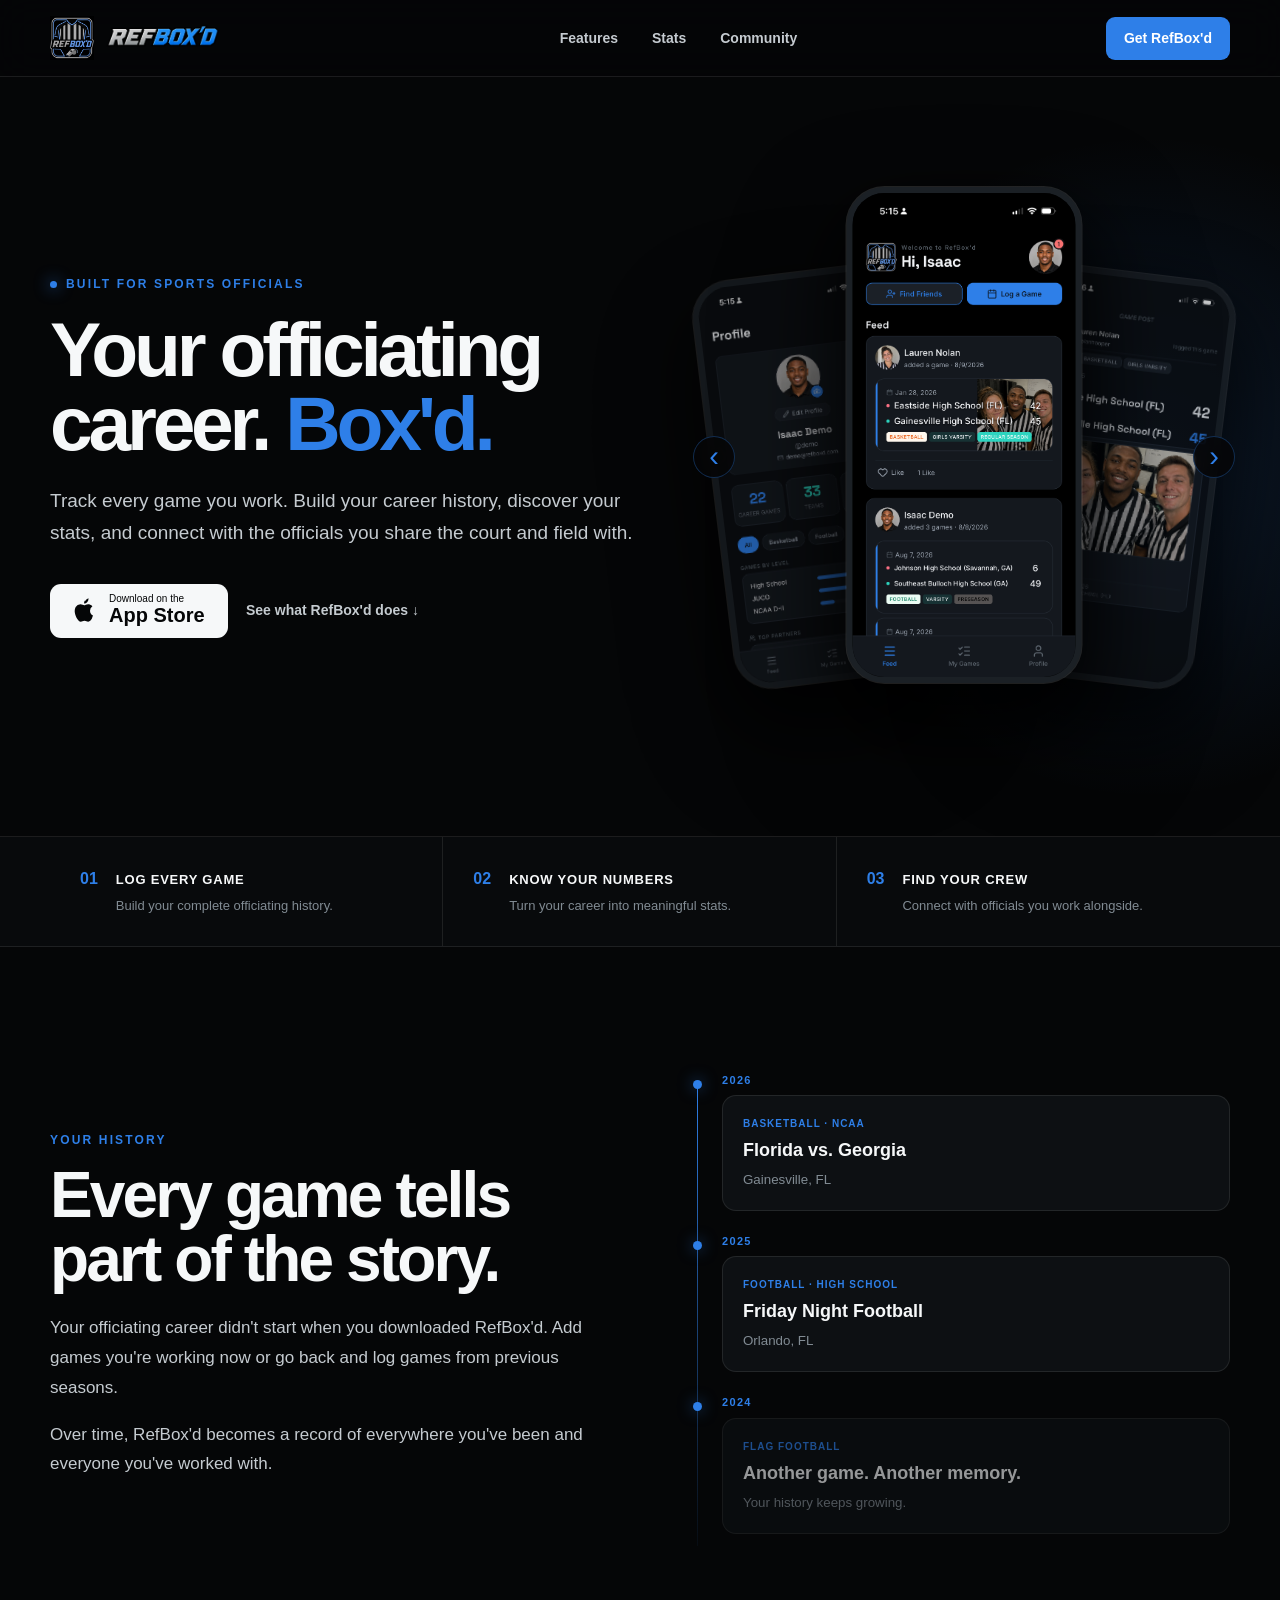
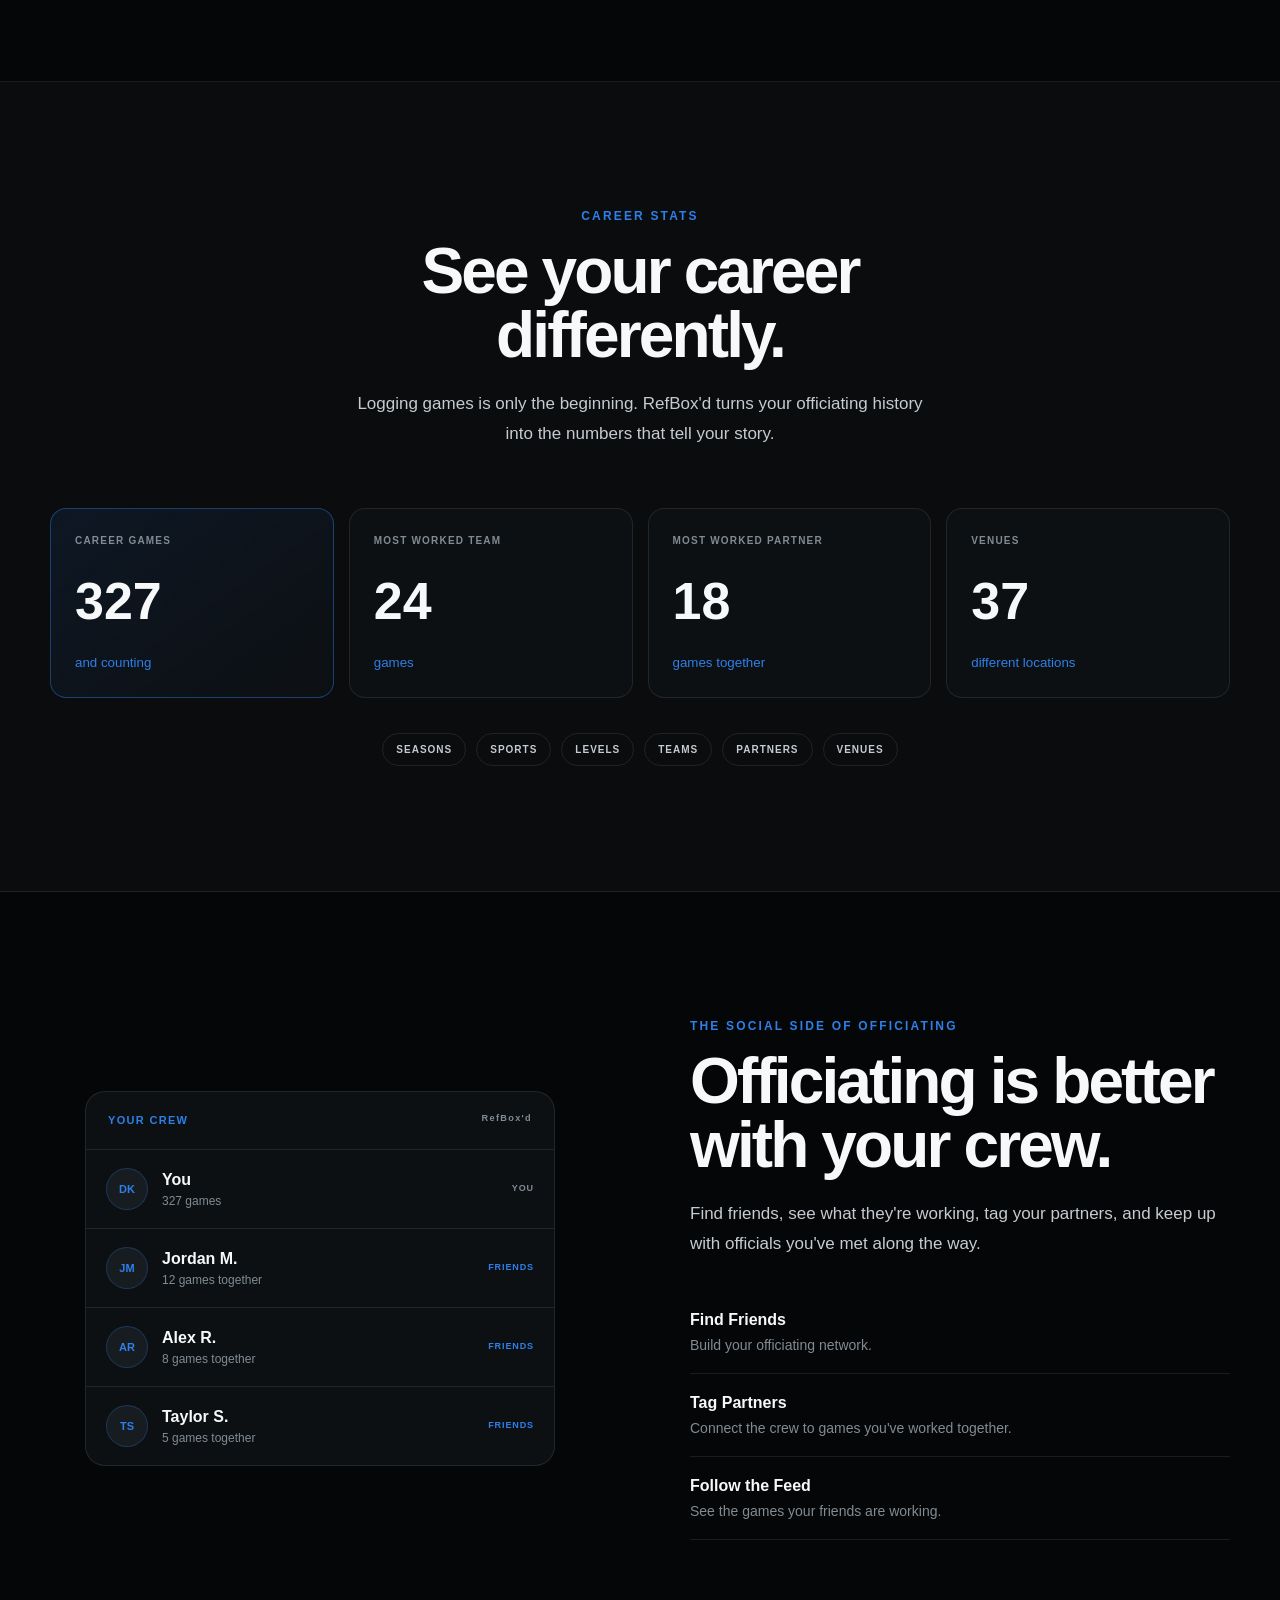
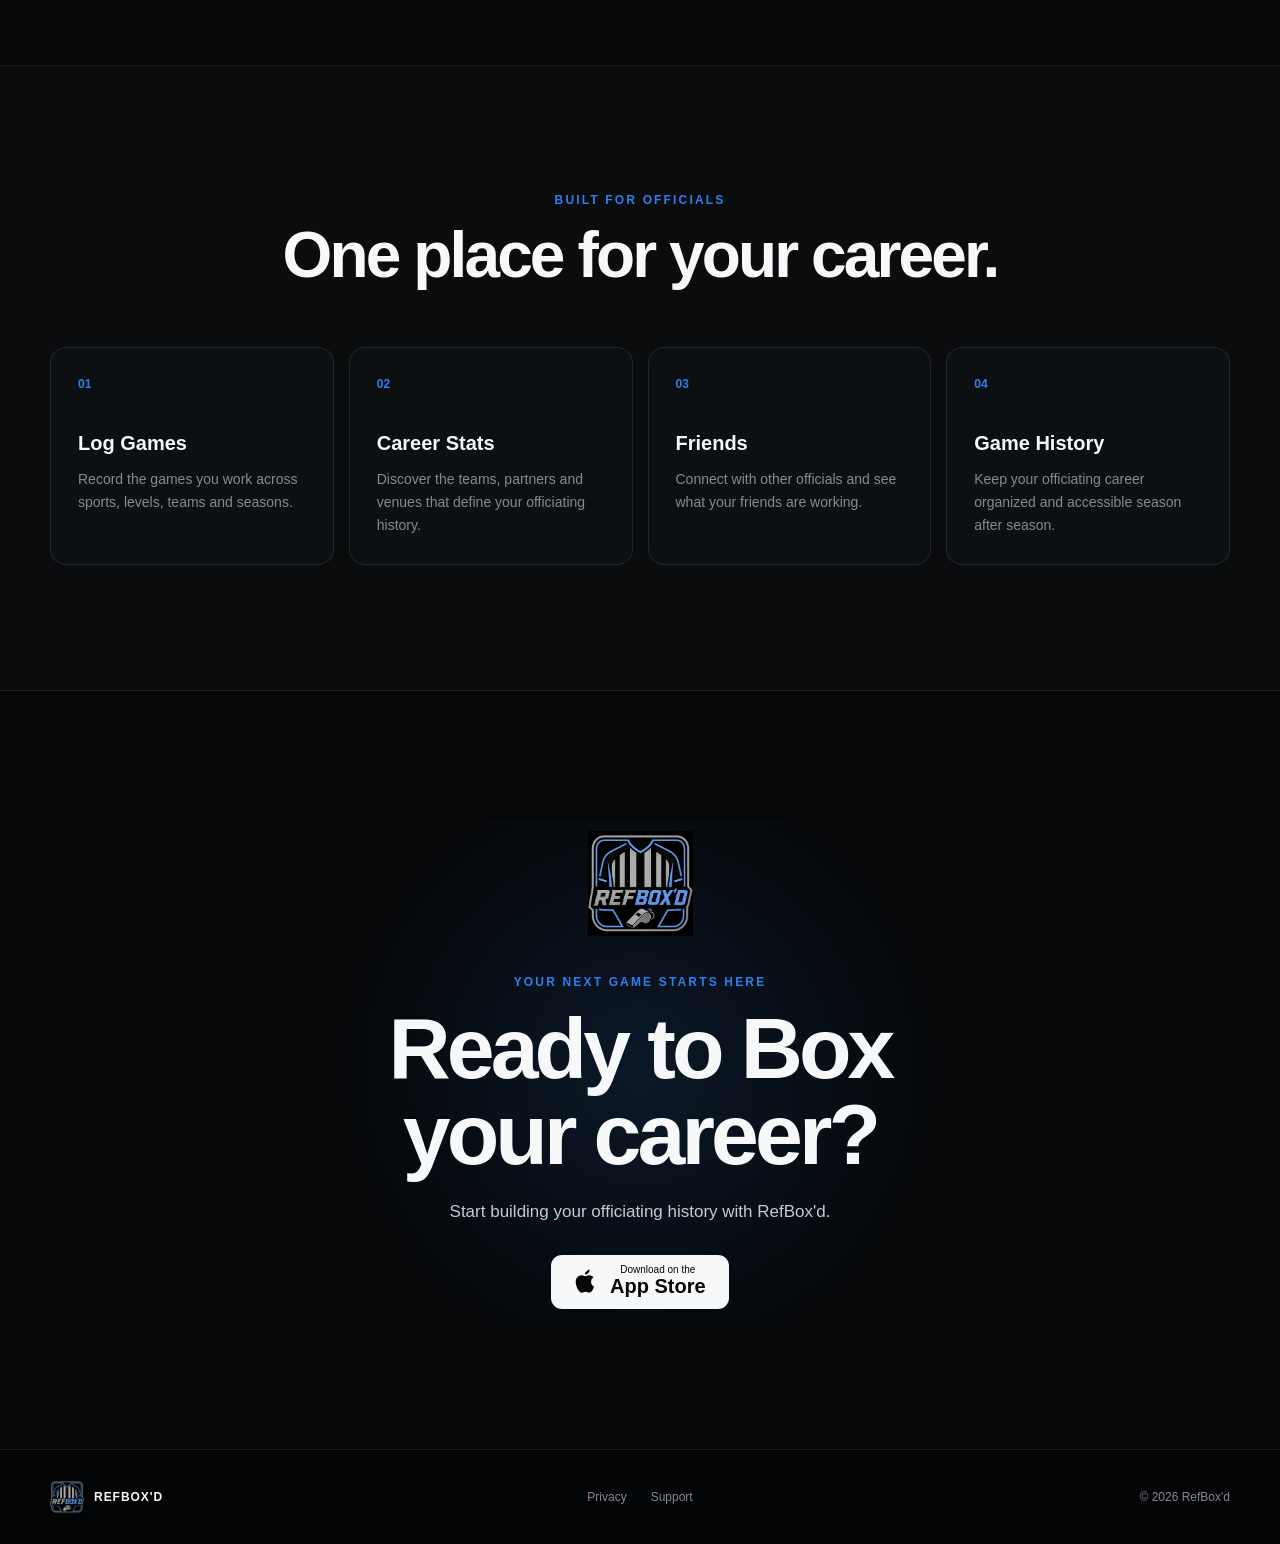
<file: index.html>
<!DOCTYPE html>
<html lang="en">

<head>
  <meta charset="UTF-8" />

  <meta
    name="viewport"
    content="width=device-width, initial-scale=1.0"
  />

  <title>RefBox'd | Your Officiating Career. Box'd.</title>

  <meta
    name="description"
    content="RefBox'd helps sports officials track every game they work, build their officiating history, view career statistics, and connect with other officials."
  />

  <link rel="stylesheet" href="styles.css" />

  <link
  rel="icon"
  type="image/png"
  href="/assets/logo.png"
/>

<link
  rel="apple-touch-icon"
  href="/assets/logo.png"
/>
</head>

<body>

  <!-- =====================================
       NAV
       ===================================== -->

  <header class="nav">

    <div class="container nav-inner">

      <a href="/" class="brand">

        <img
          src="assets/logo.png"
          alt="RefBox'd logo"
          class="brand-logo"
        />

        <img
          src="assets/refboxd-wordmark.png"
          alt="RefBox'd"
          class="brand-wordmark"
        />

      </a>

      <nav class="nav-links">

        <a href="#features">Features</a>
        <a href="#stats">Stats</a>
        <a href="#community">Community</a>

      </nav>

      <a href="#download" class="nav-download">
        Get RefBox'd
      </a>

    </div>

  </header>


  <main>


    <!-- =====================================
         HERO
         ===================================== -->

    <section class="hero">

      <div class="hero-glow"></div>

      <div class="container hero-grid">


        <!-- HERO COPY -->

        <div class="hero-copy">

          <div class="eyebrow">

            <span class="eyebrow-dot"></span>

            BUILT FOR SPORTS OFFICIALS

          </div>

          <h1>
            Your officiating<br />
            career. <span>Box'd.</span>
          </h1>

          <p class="hero-description">

            Track every game you work. Build your career history,
            discover your stats, and connect with the officials
            you share the court and field with.

          </p>

          <div class="hero-actions">

            <a
              href="https://apps.apple.com/us/app/refboxd/id6796103132"
              class="app-store-button"
              id="app-store-link"
              target="_blank"
              rel="noopener noreferrer"
            >

              <svg
                class="apple-logo"
                viewBox="0 0 24 24"
                aria-hidden="true"
              >
                <path
                  fill="currentColor"
                  d="M18.71 19.5c-.83 1.24-1.71 2.45-3.05 2.47-1.31.03-1.73-.78-3.23-.78-1.5 0-1.97.76-3.21.81-1.29.05-2.27-1.32-3.1-2.55C4.42 17 3.12 12.57 4.87 9.53a4.82 4.82 0 0 1 4.09-2.47c1.28-.03 2.48.86 3.23.86.72 0 2.13-1.07 3.59-.91.61.03 2.32.24 3.42 1.86a4.6 4.6 0 0 0-2.03 3.84 4.48 4.48 0 0 0 2.52 4.09c-.29.84-.66 1.66-.98 2.7ZM13.06 4.41A4.41 4.41 0 0 1 15.88 2a4.31 4.31 0 0 1-1 3.13 3.65 3.65 0 0 1-2.86 1.35 4.17 4.17 0 0 1 1.04-3.07Z"
                />
              </svg>

              <div>
                <small>Download on the</small>
                <strong>App Store</strong>
              </div>

            </a>

            <a
              href="#features"
              class="secondary-button"
            >
              See what RefBox'd does ↓
            </a>

          </div>

        </div>


        <!-- =====================================
             ROTATING APP SCREENSHOTS
             ===================================== -->

        <div class="hero-preview">

          <div
            class="phone-showcase"
            id="phone-showcase"
          >


            <!-- PROFILE -->

            <div
              class="phone phone-left"
              data-phone="profile"
              role="button"
              tabindex="0"
              aria-label="Show RefBox'd profile screenshot"
            >

              <div class="phone-frame">

                <img
                  src="assets/screenshots/profile1.png"
                  alt="RefBox'd officiating profile"
                />

              </div>

            </div>


            <!-- FEED - STARTS IN FRONT -->

            <div
              class="phone phone-center"
              data-phone="feed"
              role="button"
              tabindex="0"
              aria-label="Show RefBox'd activity feed screenshot"
            >

              <div class="phone-frame">

                <img
                  src="assets/screenshots/feed.png"
                  alt="RefBox'd activity feed"
                />

              </div>

            </div>


            <!-- GAME -->

            <div
              class="phone phone-right"
              data-phone="game"
              role="button"
              tabindex="0"
              aria-label="Show RefBox'd game screenshot"
            >

              <div class="phone-frame">

                <img
                  src="assets/screenshots/game.png"
                  alt="RefBox'd game page"
                />

              </div>

            </div>


            <!-- CAROUSEL CONTROLS -->

            <button
              class="phone-arrow phone-arrow-left"
              id="phone-prev"
              type="button"
              aria-label="Previous screenshot"
            >
              ‹
            </button>

            <button
              class="phone-arrow phone-arrow-right"
              id="phone-next"
              type="button"
              aria-label="Next screenshot"
            >
              ›
            </button>


          </div>

        </div>


      </div>

    </section>


    <!-- =====================================
         FEATURE STRIP
         ===================================== -->

    <section
      class="feature-strip"
      id="features"
    >

      <div class="container feature-strip-grid">

        <div class="strip-item">

          <span class="strip-number">01</span>

          <div>
            <strong>LOG EVERY GAME</strong>
            <p>Build your complete officiating history.</p>
          </div>

        </div>


        <div class="strip-item">

          <span class="strip-number">02</span>

          <div>
            <strong>KNOW YOUR NUMBERS</strong>
            <p>Turn your career into meaningful stats.</p>
          </div>

        </div>


        <div class="strip-item">

          <span class="strip-number">03</span>

          <div>
            <strong>FIND YOUR CREW</strong>
            <p>Connect with officials you work alongside.</p>
          </div>

        </div>

      </div>

    </section>


    <!-- =====================================
         HISTORY
         ===================================== -->

    <section class="section history-section">

      <div class="container two-column">


        <div class="section-copy">

          <div class="section-kicker">
            YOUR HISTORY
          </div>

          <h2>
            Every game tells<br />
            part of the story.
          </h2>

          <p>

            Your officiating career didn't start when you downloaded
            RefBox'd. Add games you're working now or go back and log
            games from previous seasons.

          </p>

          <p>

            Over time, RefBox'd becomes a record of everywhere you've
            been and everyone you've worked with.

          </p>

        </div>


        <div class="history-visual">

          <div class="history-line"></div>


          <div class="history-game">

            <div class="history-year">
              2026
            </div>

            <div class="history-game-card">

              <span>BASKETBALL · NCAA</span>

              <strong>
                Florida vs. Georgia
              </strong>

              <small>
                Gainesville, FL
              </small>

            </div>

          </div>


          <div class="history-game">

            <div class="history-year">
              2025
            </div>

            <div class="history-game-card">

              <span>FOOTBALL · HIGH SCHOOL</span>

              <strong>
                Friday Night Football
              </strong>

              <small>
                Orlando, FL
              </small>

            </div>

          </div>


          <div class="history-game">

            <div class="history-year">
              2024
            </div>

            <div class="history-game-card faded">

              <span>FLAG FOOTBALL</span>

              <strong>
                Another game. Another memory.
              </strong>

              <small>
                Your history keeps growing.
              </small>

            </div>

          </div>

        </div>


      </div>

    </section>


    <!-- =====================================
         STATS
         ===================================== -->

    <section
      class="section stats-section"
      id="stats"
    >

      <div class="container">

        <div class="center-heading">

          <div class="section-kicker">
            CAREER STATS
          </div>

          <h2>
            See your career differently.
          </h2>

          <p>

            Logging games is only the beginning. RefBox'd turns your
            officiating history into the numbers that tell your story.

          </p>

        </div>


        <div class="stats-grid">


          <div class="stat-card stat-card-featured">

            <span>CAREER GAMES</span>

            <strong>327</strong>

            <small>and counting</small>

          </div>


          <div class="stat-card">

            <span>MOST WORKED TEAM</span>

            <strong>24</strong>

            <small>games</small>

          </div>


          <div class="stat-card">

            <span>MOST WORKED PARTNER</span>

            <strong>18</strong>

            <small>games together</small>

          </div>


          <div class="stat-card">

            <span>VENUES</span>

            <strong>37</strong>

            <small>different locations</small>

          </div>


        </div>


        <div class="stat-features">

          <span>SEASONS</span>
          <span>SPORTS</span>
          <span>LEVELS</span>
          <span>TEAMS</span>
          <span>PARTNERS</span>
          <span>VENUES</span>

        </div>

      </div>

    </section>


    <!-- =====================================
         COMMUNITY
         ===================================== -->

    <section
      class="section community-section"
      id="community"
    >

      <div class="container two-column">


        <div class="community-visual">

          <div class="crew-card">


            <div class="crew-header">

              <span>YOUR CREW</span>

              <small>RefBox'd</small>

            </div>


            <div class="official-row">

              <div class="avatar">
                DK
              </div>

              <div>
                <strong>You</strong>
                <span>327 games</span>
              </div>

              <div class="friend-status">
                YOU
              </div>

            </div>


            <div class="official-row">

              <div class="avatar">
                JM
              </div>

              <div>
                <strong>Jordan M.</strong>
                <span>12 games together</span>
              </div>

              <div class="friend-status active">
                FRIENDS
              </div>

            </div>


            <div class="official-row">

              <div class="avatar">
                AR
              </div>

              <div>
                <strong>Alex R.</strong>
                <span>8 games together</span>
              </div>

              <div class="friend-status active">
                FRIENDS
              </div>

            </div>


            <div class="official-row">

              <div class="avatar">
                TS
              </div>

              <div>
                <strong>Taylor S.</strong>
                <span>5 games together</span>
              </div>

              <div class="friend-status active">
                FRIENDS
              </div>

            </div>


          </div>

        </div>


        <div class="section-copy">

          <div class="section-kicker">
            THE SOCIAL SIDE OF OFFICIATING
          </div>

          <h2>
            Officiating is better<br />
            with your crew.
          </h2>

          <p>

            Find friends, see what they're working, tag your partners,
            and keep up with officials you've met along the way.

          </p>


          <div class="community-features">

            <div>

              <strong>
                Find Friends
              </strong>

              <span>
                Build your officiating network.
              </span>

            </div>


            <div>

              <strong>
                Tag Partners
              </strong>

              <span>
                Connect the crew to games you've worked together.
              </span>

            </div>


            <div>

              <strong>
                Follow the Feed
              </strong>

              <span>
                See the games your friends are working.
              </span>

            </div>

          </div>

        </div>


      </div>

    </section>


    <!-- =====================================
         BUILT FOR OFFICIALS
         ===================================== -->

    <section class="section built-section">

      <div class="container">

        <div class="center-heading">

          <div class="section-kicker">
            BUILT FOR OFFICIALS
          </div>

          <h2>
            One place for your career.
          </h2>

        </div>


        <div class="built-grid">


          <div class="built-card">

            <div class="built-icon">
              01
            </div>

            <h3>
              Log Games
            </h3>

            <p>

              Record the games you work across sports, levels,
              teams and seasons.

            </p>

          </div>


          <div class="built-card">

            <div class="built-icon">
              02
            </div>

            <h3>
              Career Stats
            </h3>

            <p>

              Discover the teams, partners and venues that define
              your officiating history.

            </p>

          </div>


          <div class="built-card">

            <div class="built-icon">
              03
            </div>

            <h3>
              Friends
            </h3>

            <p>

              Connect with other officials and see what your
              friends are working.

            </p>

          </div>


          <div class="built-card">

            <div class="built-icon">
              04
            </div>

            <h3>
              Game History
            </h3>

            <p>

              Keep your officiating career organized and accessible
              season after season.

            </p>

          </div>


        </div>

      </div>

    </section>


    <!-- =====================================
         DOWNLOAD
         ===================================== -->

    <section
      class="download-section"
      id="download"
    >

      <div class="download-glow"></div>

      <div class="container download-content">


        <img
          src="assets/logo.png"
          alt="RefBox'd logo"
          class="download-logo"
        />


        <div class="section-kicker">
          YOUR NEXT GAME STARTS HERE
        </div>


        <h2>
          Ready to Box<br />
          your career?
        </h2>


        <p>
          Start building your officiating history with RefBox'd.
        </p>


        <a
          href="https://apps.apple.com/us/app/refboxd/id6796103132"
          class="app-store-button large"
          id="bottom-app-store-link"
          target="_blank"
          rel="noopener noreferrer"
        >

          <svg
            class="apple-logo"
            viewBox="0 0 24 24"
            aria-hidden="true"
          >
            <path
              fill="currentColor"
              d="M18.71 19.5c-.83 1.24-1.71 2.45-3.05 2.47-1.31.03-1.73-.78-3.23-.78-1.5 0-1.97.76-3.21.81-1.29.05-2.27-1.32-3.1-2.55C4.42 17 3.12 12.57 4.87 9.53a4.82 4.82 0 0 1 4.09-2.47c1.28-.03 2.48.86 3.23.86.72 0 2.13-1.07 3.59-.91.61.03 2.32.24 3.42 1.86a4.6 4.6 0 0 0-2.03 3.84 4.48 4.48 0 0 0 2.52 4.09c-.29.84-.66 1.66-.98 2.7ZM13.06 4.41A4.41 4.41 0 0 1 15.88 2a4.31 4.31 0 0 1-1 3.13 3.65 3.65 0 0 1-2.86 1.35 4.17 4.17 0 0 1 1.04-3.07Z"
            />
          </svg>

          <div>

            <small>
              Download on the
            </small>

            <strong>
              App Store
            </strong>

          </div>

        </a>


      </div>

    </section>


  </main>


  <!-- =====================================
       FOOTER
       ===================================== -->

  <footer>

    <div class="container footer-inner">


      <div class="footer-brand">

        <img
          src="assets/logo.png"
          alt="RefBox'd"
        />

        <strong>
          REFBOX'D
        </strong>

      </div>


      <div class="footer-links">

        <a href="privacy.html">
  Privacy
</a>

        <a href="mailto:danny.kandell@gmail.com">
  Support
</a>

      </div>


      <div class="copyright">
        © 2026 RefBox'd
      </div>


    </div>

  </footer>


  <script src="script.js"></script>

</body>

</html>
</file>
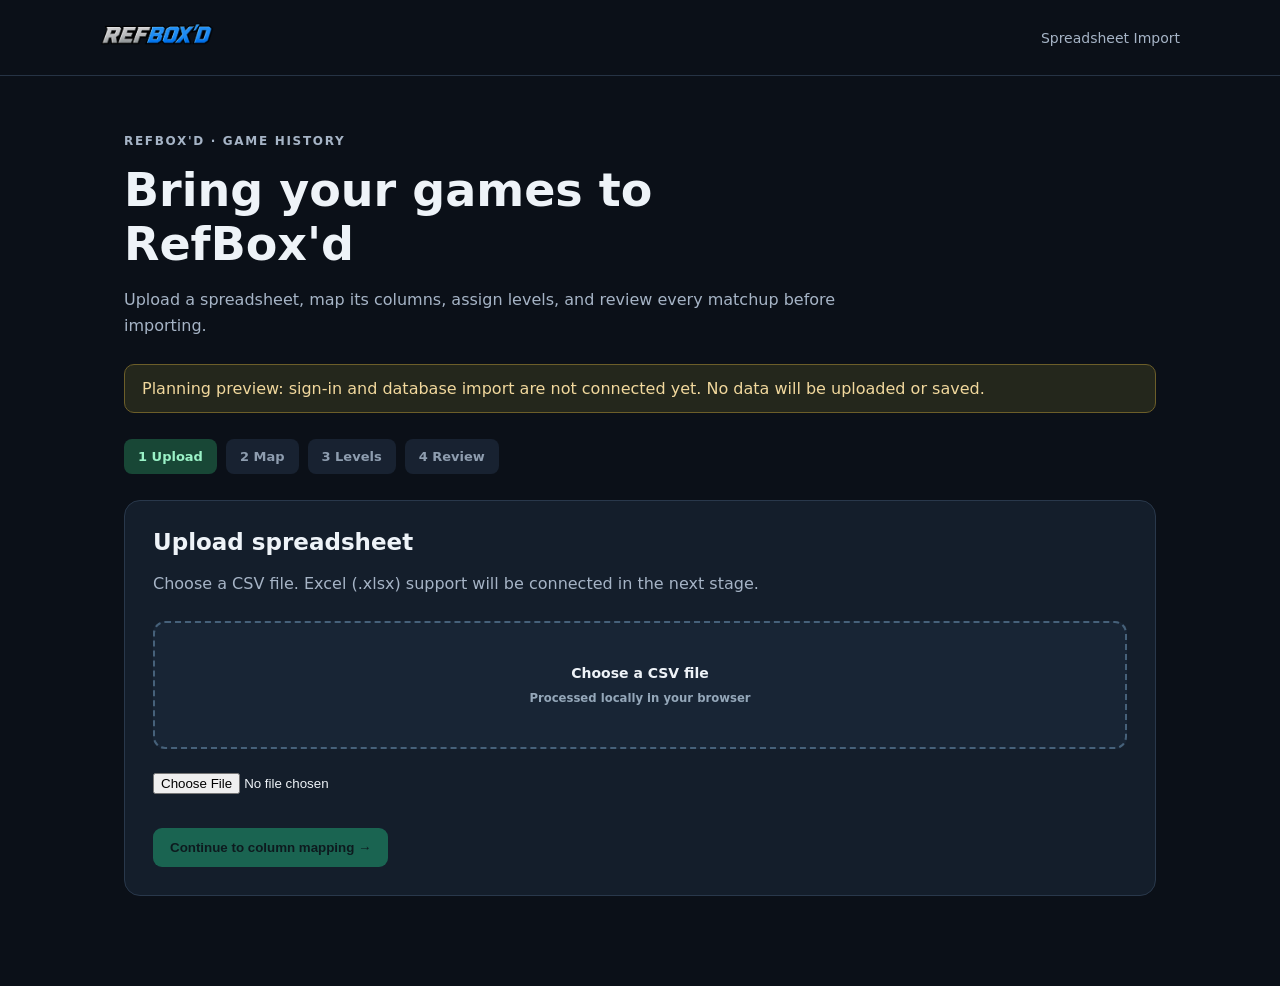
<file: import/index.html>
<!doctype html><html lang="en"><head><meta charset="utf-8"><meta name="viewport" content="width=device-width,initial-scale=1"><title>Import Games | RefBox'd</title><link rel="icon" href="../assets/logo.png"><link rel="stylesheet" href="import.css"></head><body><header><a href="../"><img src="../assets/refboxd-wordmark.png" alt="RefBox'd"></a><span>Spreadsheet Import</span></header><main><div class="intro"><p class="eyebrow">REFBOX'D · GAME HISTORY</p><h1>Bring your games to RefBox'd</h1><p>Upload a spreadsheet, map its columns, assign levels, and review every matchup before importing.</p></div><div class="notice" id="notice">Planning preview: sign-in and database import are not connected yet. No data will be uploaded or saved.</div><nav class="steps" id="steps"><span class="active">1 Upload</span><span>2 Map</span><span>3 Levels</span><span>4 Review</span></nav><section class="panel" id="upload"><h2>Upload spreadsheet</h2><p>Choose a CSV file. Excel (.xlsx) support will be connected in the next stage.</p><label class="uploadarea" for="file"><strong>Choose a CSV file</strong><small>Processed locally in your browser</small></label><input id="file" type="file" accept=".csv,text/csv"><p class="muted" id="fileStatus"></p><button id="toMap" disabled>Continue to column mapping →</button></section><section class="panel hidden" id="map"><h2>Match spreadsheet columns</h2><p>Match the headers from your file to RefBox'd fields. Leave unused columns as Ignore.</p><div id="mapping"></div><div class="actions"><button class="secondary" data-back="upload">Back</button><button id="toLevels">Continue to levels →</button></div></section><section class="panel hidden" id="levels"><h2>Assign sport and levels</h2><p>Choose one sport for this import. Set a default level, then adjust each matchup's home and away levels independently.</p><div class="twocol"><label>Sport<select id="sport"><option value="">Select sport</option><option>Basketball</option><option>Football</option><option>Flag Football</option><option>Soccer</option><option>Baseball</option><option>Softball</option><option>Volleyball</option><option>Ice Hockey</option></select></label><label>Default level of play<select id="defaultLevel"></select></label></div><button class="secondary" id="applyDefault">Apply default to all rows</button><p class="muted">You can change individual team levels in the final review. Different home and away levels are supported.</p><div class="actions"><button class="secondary" data-back="map">Back</button><button id="toReview">Review games →</button></div></section><section class="panel hidden" id="review"><h2>Review imported games</h2><p>Review parsed values and cross-level matchups. Team, program, and venue database matching will be added once we connect Supabase.</p><div class="summary" id="summary"></div><div class="tablewrap"><table><thead><tr><th>#</th><th>Date</th><th>Away</th><th>Away level</th><th>Home</th><th>Home level</th><th>Venue</th><th>Position</th></tr></thead><tbody id="previewRows"></tbody></table></div><div class="actions"><button class="secondary" data-back="levels">Back</button><button disabled title="Requires Supabase authentication and schema integration">Import to RefBox'd (not connected)</button></div><p class="muted">Nothing on this page writes to Supabase. Do not treat this preview as a completed import.</p></section></main><script src="import.js"></script></body></html>
</file>
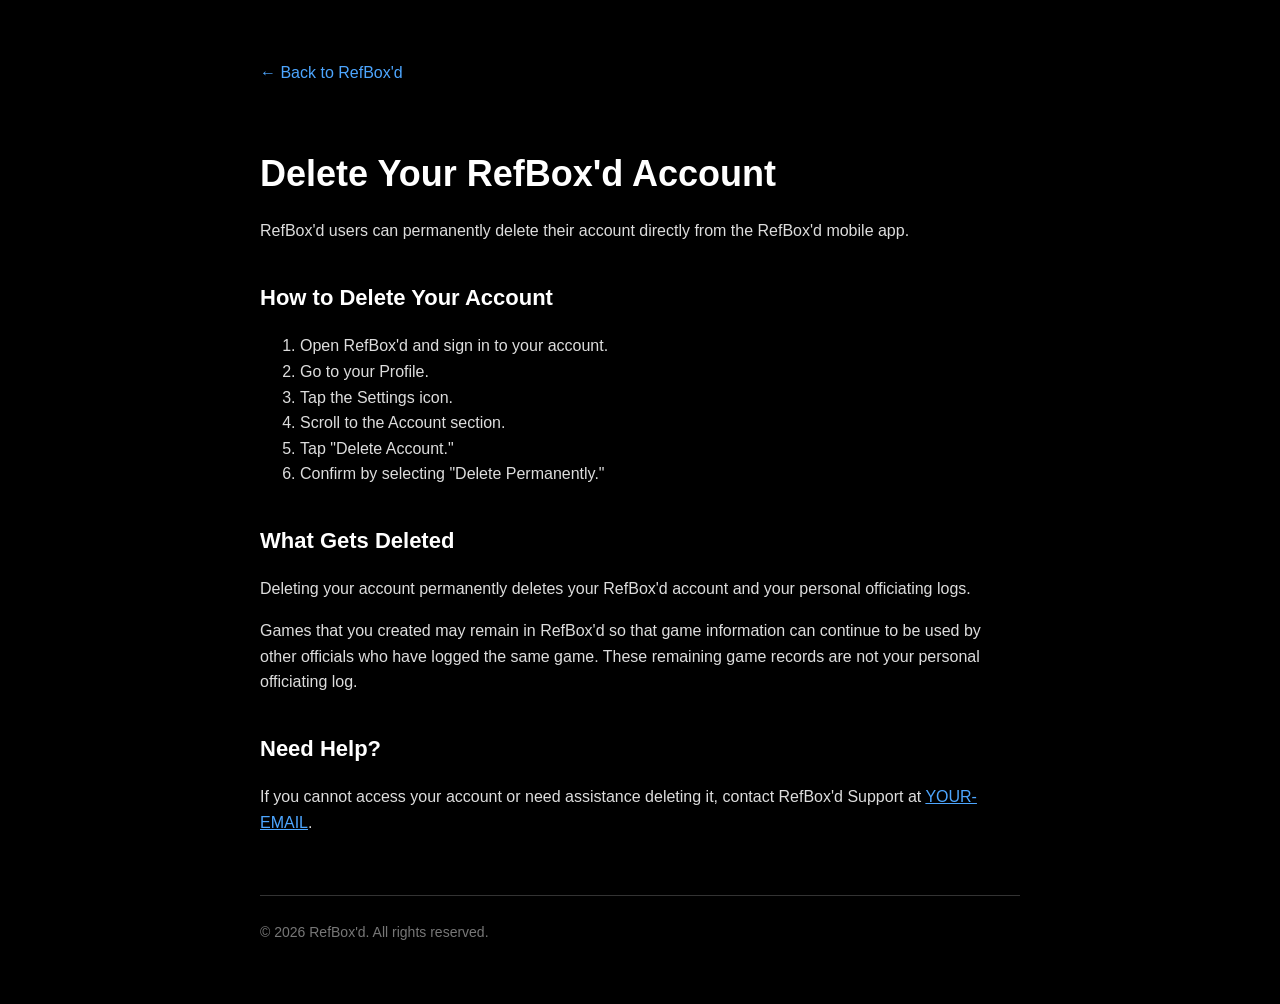
<file: delete-account.html>
<!DOCTYPE html>
<html lang="en">
<head>
  <meta charset="UTF-8">
  <meta name="viewport" content="width=device-width, initial-scale=1.0">
  <title>Delete Account | RefBox'd</title>

  <style>
    body {
      margin: 0;
      background: #000;
      color: #fff;
      font-family: -apple-system, BlinkMacSystemFont, "Segoe UI", Roboto, Arial, sans-serif;
      line-height: 1.6;
    }

    .container {
      max-width: 760px;
      margin: 0 auto;
      padding: 60px 24px;
    }

    h1 {
      font-size: 36px;
      margin-bottom: 12px;
    }

    h2 {
      margin-top: 36px;
      font-size: 22px;
    }

    p, li {
      color: #ddd;
    }

    a {
      color: #4da6ff;
    }

    .back {
      display: inline-block;
      margin-bottom: 35px;
      text-decoration: none;
    }

    footer {
      margin-top: 60px;
      padding-top: 25px;
      border-top: 1px solid #333;
      color: #777;
      font-size: 14px;
    }
  </style>
</head>

<body>

<div class="container">

  <a href="index.html" class="back">← Back to RefBox'd</a>

  <h1>Delete Your RefBox'd Account</h1>

  <p>
    RefBox'd users can permanently delete their account directly
    from the RefBox'd mobile app.
  </p>

  <h2>How to Delete Your Account</h2>

  <ol>
    <li>Open RefBox'd and sign in to your account.</li>
    <li>Go to your Profile.</li>
    <li>Tap the Settings icon.</li>
    <li>Scroll to the Account section.</li>
    <li>Tap "Delete Account."</li>
    <li>Confirm by selecting "Delete Permanently."</li>
  </ol>

  <h2>What Gets Deleted</h2>

  <p>
    Deleting your account permanently deletes your RefBox'd account
    and your personal officiating logs.
  </p>

  <p>
    Games that you created may remain in RefBox'd so that game
    information can continue to be used by other officials who have
    logged the same game. These remaining game records are not your
    personal officiating log.
  </p>

  <h2>Need Help?</h2>

  <p>
    If you cannot access your account or need assistance deleting it,
    contact RefBox'd Support at
    <a href="mailto:YOUR-EMAIL">YOUR-EMAIL</a>.
  </p>

  <footer>
    © 2026 RefBox'd. All rights reserved.
  </footer>

</div>

</body>
</html>
</file>
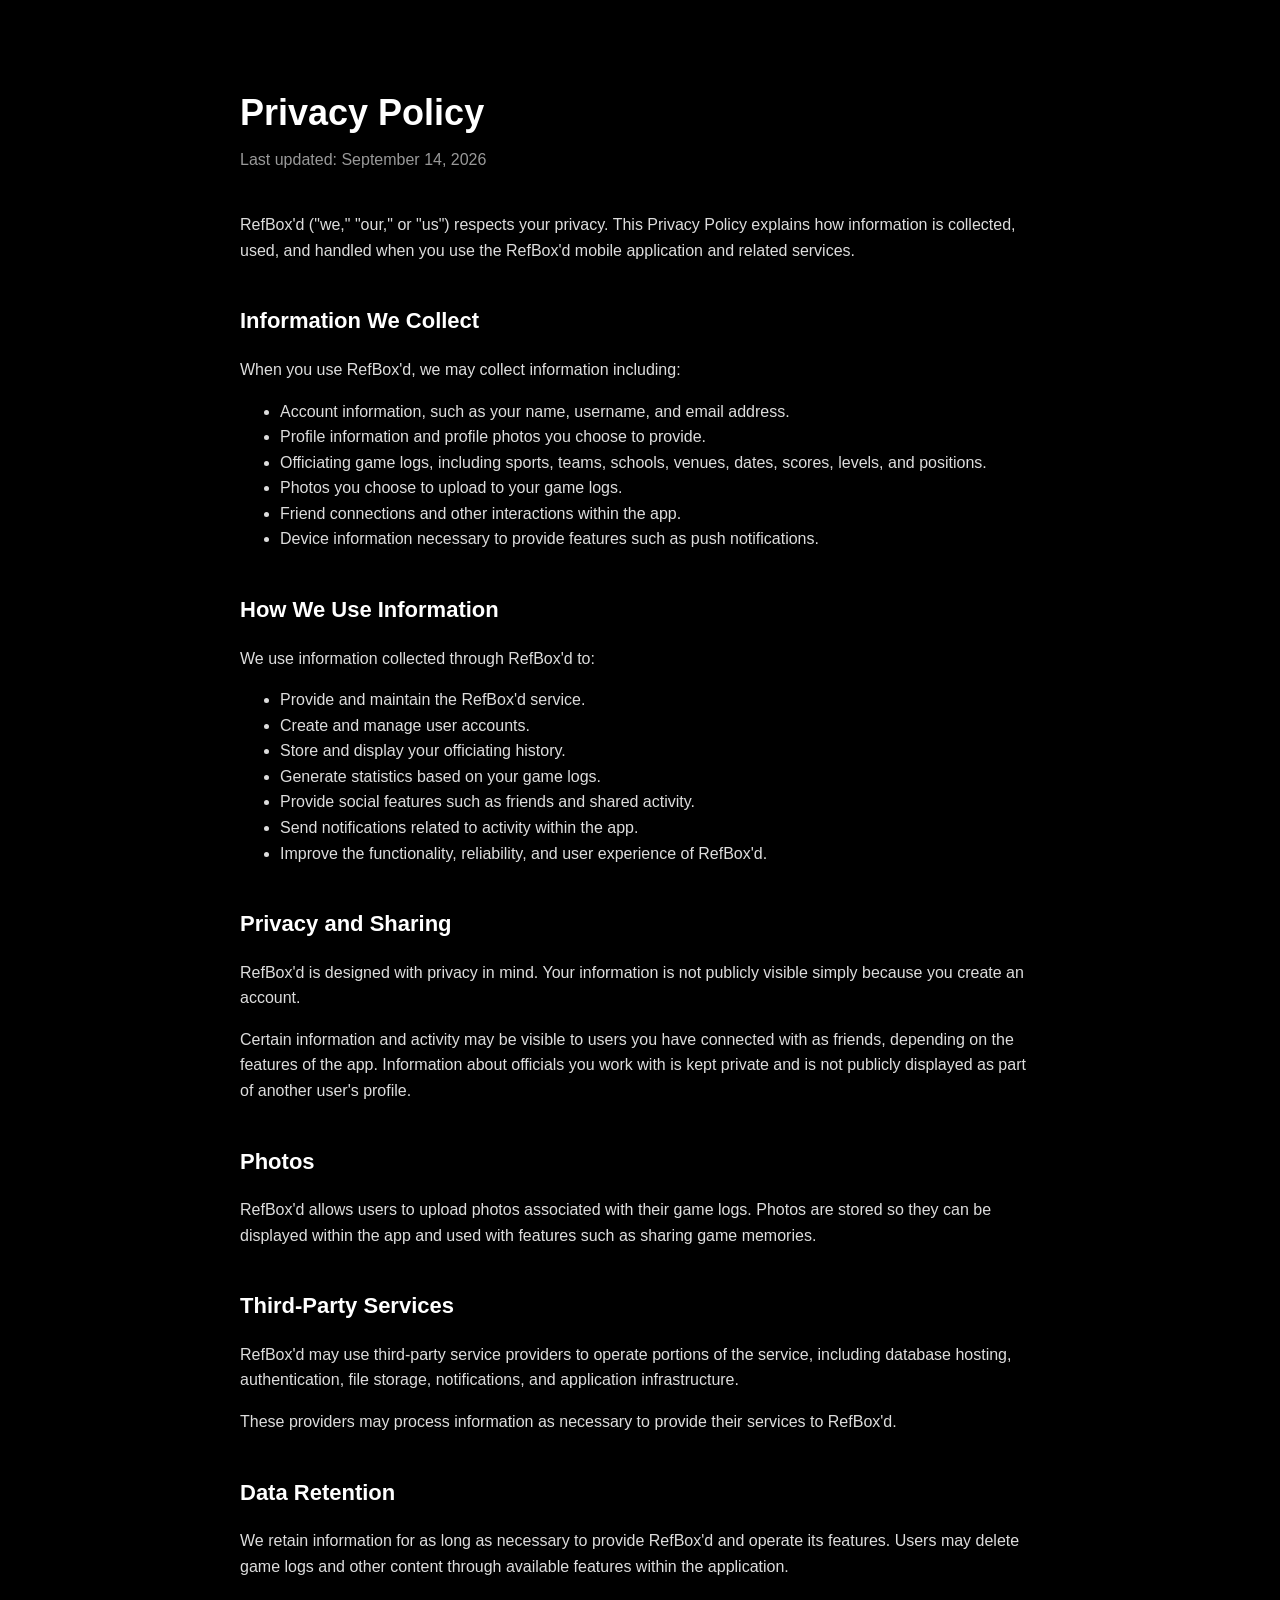
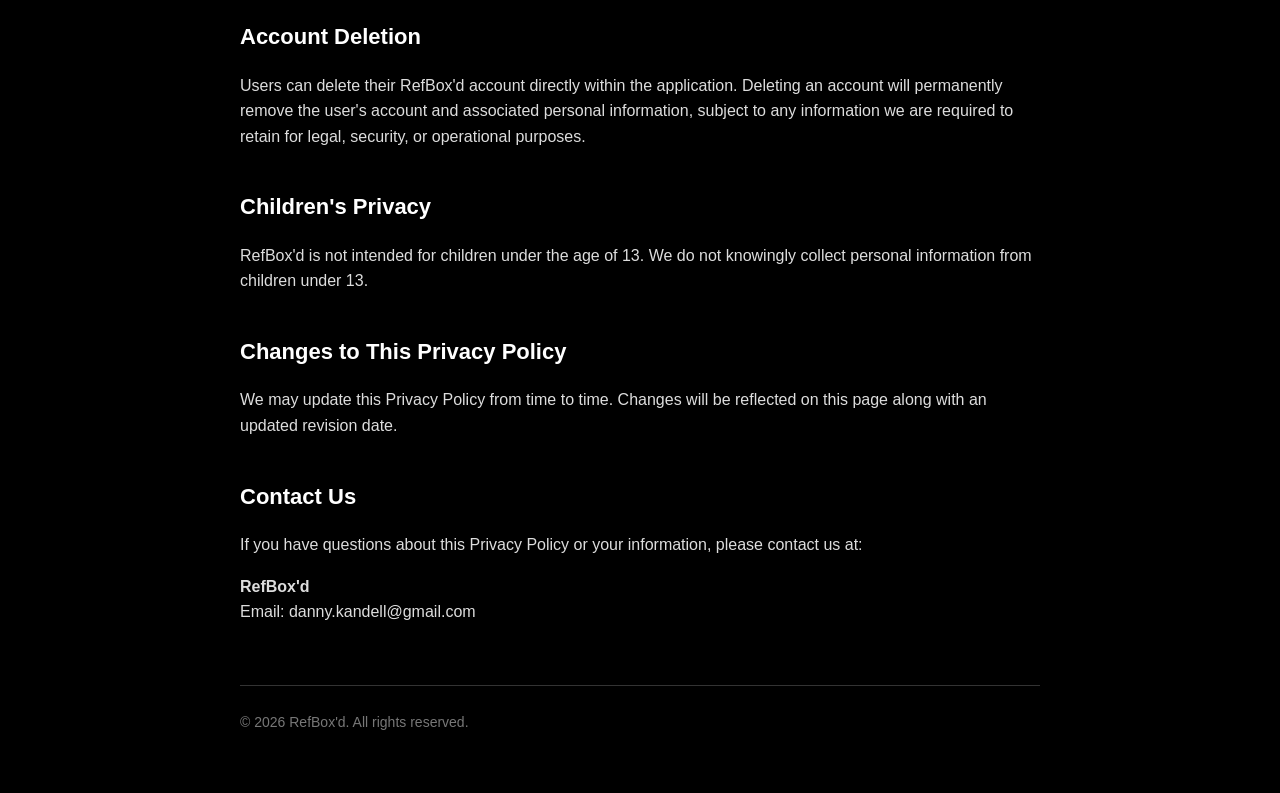
<file: privacy.html>
<!DOCTYPE html>
<html lang="en">
<head>
  <meta charset="UTF-8">
  <meta name="viewport" content="width=device-width, initial-scale=1.0">

  <title>Privacy Policy | RefBox'd</title>

  <style>
    body {
      margin: 0;
      background: #000;
      color: #fff;
      font-family: -apple-system, BlinkMacSystemFont, "Segoe UI", Roboto, Arial, sans-serif;
      line-height: 1.6;
    }

    .container {
      max-width: 800px;
      margin: 0 auto;
      padding: 60px 24px;
    }

    h1 {
      font-size: 36px;
      margin-bottom: 5px;
    }

    h2 {
      margin-top: 40px;
      font-size: 22px;
    }

    .updated {
      color: #999;
      margin-bottom: 40px;
    }

    p, li {
      color: #ddd;
    }

    a {
      color: #4da6ff;
    }

    footer {
      margin-top: 60px;
      padding-top: 25px;
      border-top: 1px solid #333;
      color: #777;
      font-size: 14px;
    }
  </style>
</head>

<body>

<div class="container">

  <h1>Privacy Policy</h1>
  <div class="updated">Last updated: September 14, 2026</div>

  <p>
    RefBox'd ("we," "our," or "us") respects your privacy. This Privacy
    Policy explains how information is collected, used, and handled when
    you use the RefBox'd mobile application and related services.
  </p>

  <h2>Information We Collect</h2>

  <p>When you use RefBox'd, we may collect information including:</p>

  <ul>
    <li>Account information, such as your name, username, and email address.</li>
    <li>Profile information and profile photos you choose to provide.</li>
    <li>Officiating game logs, including sports, teams, schools, venues, dates, scores, levels, and positions.</li>
    <li>Photos you choose to upload to your game logs.</li>
    <li>Friend connections and other interactions within the app.</li>
    <li>Device information necessary to provide features such as push notifications.</li>
  </ul>

  <h2>How We Use Information</h2>

  <p>We use information collected through RefBox'd to:</p>

  <ul>
    <li>Provide and maintain the RefBox'd service.</li>
    <li>Create and manage user accounts.</li>
    <li>Store and display your officiating history.</li>
    <li>Generate statistics based on your game logs.</li>
    <li>Provide social features such as friends and shared activity.</li>
    <li>Send notifications related to activity within the app.</li>
    <li>Improve the functionality, reliability, and user experience of RefBox'd.</li>
  </ul>

  <h2>Privacy and Sharing</h2>

  <p>
    RefBox'd is designed with privacy in mind. Your information is not
    publicly visible simply because you create an account.
  </p>

  <p>
    Certain information and activity may be visible to users you have
    connected with as friends, depending on the features of the app.
    Information about officials you work with is kept private and is not
    publicly displayed as part of another user's profile.
  </p>

  <h2>Photos</h2>

  <p>
    RefBox'd allows users to upload photos associated with their game logs.
    Photos are stored so they can be displayed within the app and used with
    features such as sharing game memories.
  </p>

  <h2>Third-Party Services</h2>

  <p>
    RefBox'd may use third-party service providers to operate portions of
    the service, including database hosting, authentication, file storage,
    notifications, and application infrastructure.
  </p>

  <p>
    These providers may process information as necessary to provide their
    services to RefBox'd.
  </p>

  <h2>Data Retention</h2>

  <p>
    We retain information for as long as necessary to provide RefBox'd and
    operate its features. Users may delete game logs and other content
    through available features within the application.
  </p>

  <h2>Account Deletion</h2>

  <p>
     Users can delete their RefBox'd account directly within the application.
  Deleting an account will permanently remove the user's account and
  associated personal information, subject to any information we are
  required to retain for legal, security, or operational purposes.
  </p>

  <h2>Children's Privacy</h2>

  <p>
    RefBox'd is not intended for children under the age of 13. We do not
    knowingly collect personal information from children under 13.
  </p>

  <h2>Changes to This Privacy Policy</h2>

  <p>
    We may update this Privacy Policy from time to time. Changes will be
    reflected on this page along with an updated revision date.
  </p>

  <h2>Contact Us</h2>

  <p>
    If you have questions about this Privacy Policy or your information,
    please contact us at:
  </p>

  <p>
    <strong>RefBox'd</strong><br>
    Email: danny.kandell@gmail.com
  </p>

  <footer>
    © 2026 RefBox'd. All rights reserved.
  </footer>

</div>

</body>
</html>
</file>
<file: styles.css>
:root {
  --bg: #050607;
  --bg-soft: #0a0c0e;
  --card: #0d1013;
  --card-hover: #11161a;

  --blue: #2E7FE8;
  --blue-bright: #5598EE;
  --blue-dark: #1F64C2;

  --white: #f6f8f9;
  --silver: #c5cbd0;
  --muted: #818b93;

  --border: rgba(255, 255, 255, 0.09);

  --max-width: 1180px;
}


/* =========================================
   RESET
   ========================================= */

* {
  box-sizing: border-box;
}

html {
  scroll-behavior: smooth;
}

body {
  margin: 0;

  background: var(--bg);
  color: var(--white);

  font-family:
    Inter,
    -apple-system,
    BlinkMacSystemFont,
    "Segoe UI",
    sans-serif;

  line-height: 1.5;
}

a {
  color: inherit;
  text-decoration: none;
}

img {
  max-width: 100%;
}

button {
  font: inherit;
}

.container {
  width: min(calc(100% - 40px), var(--max-width));
  margin: 0 auto;
}


/* =========================================
   NAV
   ========================================= */

.nav {
  position: sticky;
  top: 0;
  z-index: 100;

  background: rgba(5, 6, 7, 0.82);
  backdrop-filter: blur(18px);

  border-bottom: 1px solid var(--border);
}

.nav-inner {
  min-height: 76px;

  display: flex;
  align-items: center;
  justify-content: space-between;
}

.brand {
  display: flex;
  align-items: center;

  gap: 12px;
}

.brand-logo {
  width: 44px;
  height: 44px;

  object-fit: contain;

  flex-shrink: 0;
}

.brand-wordmark {
  display: block;

  width: 145px;
  max-height: 38px;

  object-fit: contain;
  object-position: left center;
}

.nav-links {
  display: flex;
  gap: 34px;

  color: var(--silver);

  font-size: 14px;
  font-weight: 600;
}

.nav-links a {
  transition: color 0.2s ease;
}

.nav-links a:hover {
  color: var(--blue);
}

.nav-download {
  padding: 11px 18px;

  background: var(--blue);
  color: white;

  border-radius: 9px;

  font-size: 14px;
  font-weight: 800;

  transition:
    transform 0.2s ease,
    background 0.2s ease;
}

.nav-download:hover {
  background: var(--blue-bright);

  transform: translateY(-1px);
}


/* =========================================
   HERO
   ========================================= */

.hero {
  position: relative;

  min-height: 760px;

  display: flex;
  align-items: center;

  overflow: hidden;

  border-bottom: 1px solid var(--border);
}

.hero-glow {
  position: absolute;

  width: 700px;
  height: 700px;

  right: -220px;
  top: 40px;

  background:
    radial-gradient(
      circle,
      rgba(46, 127, 232, 0.16),
      transparent 67%
    );

  pointer-events: none;
}

.hero-grid {
  display: grid;

  grid-template-columns: 1.05fr 0.95fr;

  gap: 60px;

  align-items: center;

  padding-top: 85px;
  padding-bottom: 85px;
}

.eyebrow,
.section-kicker {
  color: var(--blue);

  font-size: 12px;
  font-weight: 900;

  letter-spacing: 0.18em;
}

.eyebrow {
  display: flex;
  align-items: center;
  gap: 9px;
}

.eyebrow-dot {
  width: 7px;
  height: 7px;

  background: var(--blue);

  border-radius: 50%;

  box-shadow: 0 0 16px var(--blue);
}

.hero h1 {
  max-width: 780px;

  margin: 20px 0 24px;

  font-size: clamp(58px, 6vw, 88px);

  line-height: 0.96;

  letter-spacing: -0.055em;
}

.hero h1 span {
  color: var(--blue);
}

.hero-description {
  max-width: 590px;

  margin-bottom: 34px;

  color: var(--silver);

  font-size: 19px;

  line-height: 1.7;
}

.hero-actions {
  display: flex;
  align-items: center;

  gap: 18px;

  flex-wrap: wrap;
}


/* =========================================
   APP STORE BUTTON
   ========================================= */

.app-store-button {
  min-width: 178px;

  display: inline-flex;
  align-items: center;

  gap: 11px;

  padding: 10px 20px 11px;

  background: var(--white);
  color: #050607;

  border-radius: 11px;

  transition: transform 0.2s ease;
}

.app-store-button:hover {
  transform: translateY(-2px);
}

.app-store-button small {
  display: block;

  font-size: 10px;
  line-height: 1;
}

.app-store-button strong {
  display: block;

  font-size: 20px;
  line-height: 1.15;
}

.apple-logo {
  width: 28px;
  height: 28px;

  display: flex;
  align-items: center;
  justify-content: center;

  flex-shrink: 0;

  color: #050607;
}

.secondary-button {
  color: var(--silver);

  font-size: 14px;
  font-weight: 700;
}


/* =========================================
   ROTATING REFBOX'D SCREENSHOTS
   ========================================= */

.hero-preview {
  display: flex;
  align-items: center;
  justify-content: center;

  min-width: 0;
}

.phone-showcase {
  position: relative;

  width: 100%;
  max-width: 560px;
  height: 560px;

  margin-left: auto;
}

.phone {
  position: absolute;

  cursor: pointer;

  filter:
    drop-shadow(
      0 32px 45px rgba(0, 0, 0, 0.65)
    );

  transition:
    left 0.55s ease,
    right 0.55s ease,
    top 0.55s ease,
    width 0.55s ease,
    transform 0.55s ease,
    opacity 0.55s ease;
}

.phone-frame {
  position: relative;

  width: 100%;

  overflow: hidden;

  background: #050607;

  border: 6px solid #1b2025;

  border-radius: 38px;

  box-shadow:
    0 0 0 1px rgba(255, 255, 255, 0.12),
    0 30px 70px rgba(0, 0, 0, 0.65);
}

.phone-frame img {
  display: block;

  width: 100%;
  max-width: 100%;
  height: auto;

  object-fit: cover;
}


/* ACTIVE / CENTER PHONE */

.phone-center {
  width: 235px;

  left: 50%;
  right: auto;
  top: 10px;

  transform:
    translateX(-50%)
    rotate(0deg);

  z-index: 3;

  opacity: 1;
}


/* LEFT PHONE */

.phone-left {
  width: 195px;

  left: 15px;
  right: auto;
  top: 95px;

  transform:
    rotate(-7deg);

  z-index: 1;

  opacity: 0.72;
}


/* RIGHT PHONE */

.phone-right {
  width: 195px;

  left: auto;
  right: 15px;
  top: 95px;

  transform:
    rotate(7deg);

  z-index: 2;

  opacity: 0.76;
}


/* PHONE HOVER */

.phone-left:hover {
  opacity: 1;

  transform:
    rotate(-5deg)
    translateY(-6px);
}

.phone-right:hover {
  opacity: 1;

  transform:
    rotate(5deg)
    translateY(-6px);
}

.phone-center:hover {
  transform:
    translateX(-50%)
    translateY(-7px);
}


/* =========================================
   PHONE CAROUSEL ARROWS
   ========================================= */

.phone-arrow {
  position: absolute;

  top: 50%;

  width: 42px;
  height: 42px;

  display: flex;
  align-items: center;
  justify-content: center;

  padding: 0;

  background: rgba(5, 6, 7, 0.82);

  color: var(--blue);

  border:
    1px solid rgba(46, 127, 232, 0.32);

  border-radius: 50%;

  font-size: 29px;
  line-height: 1;

  cursor: pointer;

  z-index: 10;

  backdrop-filter: blur(10px);

  transform: translateY(-50%);

  transition:
    background 0.2s ease,
    border-color 0.2s ease,
    transform 0.2s ease;
}

.phone-arrow:hover {
  background:
    rgba(46, 127, 232, 0.15);

  border-color: var(--blue);
}

.phone-arrow-left {
  left: -5px;
}

.phone-arrow-right {
  right: -5px;
}


/* =========================================
   FEATURE STRIP
   ========================================= */

.feature-strip {
  background: #080a0c;

  border-bottom: 1px solid var(--border);
}

.feature-strip-grid {
  display: grid;

  grid-template-columns: repeat(3, 1fr);
}

.strip-item {
  display: flex;

  gap: 18px;

  padding: 30px;

  border-right: 1px solid var(--border);
}

.strip-item:last-child {
  border-right: 0;
}

.strip-number {
  color: var(--blue);

  font-weight: 900;
}

.strip-item strong {
  font-size: 13px;

  letter-spacing: 0.06em;
}

.strip-item p {
  margin: 5px 0 0;

  color: var(--muted);

  font-size: 13px;
}


/* =========================================
   GENERAL SECTIONS
   ========================================= */

.section {
  padding: 125px 0;

  border-bottom: 1px solid var(--border);
}

.two-column {
  display: grid;

  grid-template-columns: 1fr 1fr;

  gap: 100px;

  align-items: center;
}

.section-copy h2,
.center-heading h2,
.download-content h2 {
  margin: 14px 0 22px;

  font-size: clamp(42px, 5vw, 68px);

  line-height: 1;

  letter-spacing: -0.045em;
}

.section-copy p,
.center-heading p {
  max-width: 570px;

  color: var(--silver);

  font-size: 17px;

  line-height: 1.75;
}

.center-heading {
  max-width: 720px;

  margin: 0 auto 60px;

  text-align: center;
}

.center-heading p {
  margin-left: auto;
  margin-right: auto;
}


/* =========================================
   HISTORY
   ========================================= */

.history-section {
  background: var(--bg);
}

.history-visual {
  position: relative;

  padding-left: 32px;
}

.history-line {
  position: absolute;

  left: 7px;
  top: 10px;
  bottom: 10px;

  width: 1px;

  background:
    linear-gradient(
      var(--blue),
      rgba(46, 127, 232, 0.05)
    );
}

.history-game {
  position: relative;

  margin-bottom: 22px;
}

.history-game::before {
  content: "";

  position: absolute;

  width: 9px;
  height: 9px;

  left: -29px;
  top: 8px;

  background: var(--blue);

  border-radius: 50%;

  box-shadow:
    0 0 15px rgba(46, 127, 232, 0.6);
}

.history-year {
  margin-bottom: 7px;

  color: var(--blue);

  font-size: 11px;
  font-weight: 900;

  letter-spacing: 0.12em;
}

.history-game-card {
  display: flex;
  flex-direction: column;

  padding: 20px;

  background: var(--card);

  border: 1px solid var(--border);

  border-radius: 14px;
}

.history-game-card span {
  color: var(--blue);

  font-size: 10px;
  font-weight: 900;

  letter-spacing: 0.1em;
}

.history-game-card strong {
  margin: 6px 0;

  font-size: 18px;
}

.history-game-card small {
  color: var(--muted);
}

.history-game-card.faded {
  opacity: 0.6;
}


/* =========================================
   STATS
   ========================================= */

.stats-section {
  background: var(--bg-soft);
}

.stats-grid {
  display: grid;

  grid-template-columns: repeat(4, 1fr);

  gap: 15px;
}

.stat-card {
  min-height: 190px;

  display: flex;
  flex-direction: column;
  justify-content: space-between;

  padding: 24px;

  background: var(--card);

  border: 1px solid var(--border);

  border-radius: 16px;
}

.stat-card-featured {
  background:
    linear-gradient(
      145deg,
      rgba(46, 127, 232, 0.1),
      var(--card)
    );

  border-color:
    rgba(46, 127, 232, 0.42);
}

.stat-card span {
  color: var(--muted);

  font-size: 10px;
  font-weight: 900;

  letter-spacing: 0.12em;
}

.stat-card strong {
  font-size: 52px;

  line-height: 1;
}

.stat-card small {
  color: var(--blue);
}

.stat-features {
  display: flex;
  justify-content: center;
  flex-wrap: wrap;

  gap: 10px;

  margin-top: 35px;
}

.stat-features span {
  padding: 8px 13px;

  border: 1px solid var(--border);

  border-radius: 100px;

  color: var(--silver);

  font-size: 10px;
  font-weight: 800;

  letter-spacing: 0.1em;
}


/* =========================================
   COMMUNITY
   ========================================= */

.community-visual {
  display: flex;
  justify-content: center;
}

.crew-card {
  width: 100%;
  max-width: 470px;

  overflow: hidden;

  background: var(--card);

  border: 1px solid var(--border);

  border-radius: 20px;
}

.crew-header {
  display: flex;
  justify-content: space-between;

  padding: 20px 22px;

  border-bottom: 1px solid var(--border);

  color: var(--blue);

  font-size: 11px;
  font-weight: 900;

  letter-spacing: 0.12em;
}

.crew-header small {
  color: var(--muted);
}

.official-row {
  display: grid;

  grid-template-columns: auto 1fr auto;

  gap: 14px;

  align-items: center;

  padding: 18px 20px;

  border-bottom: 1px solid var(--border);
}

.official-row:last-child {
  border-bottom: 0;
}

.avatar {
  width: 42px;
  height: 42px;

  display: flex;
  align-items: center;
  justify-content: center;

  background: #171c20;

  border:
    1px solid rgba(46, 127, 232, 0.28);

  border-radius: 50%;

  color: var(--blue);

  font-size: 11px;
  font-weight: 900;
}

.official-row div:nth-child(2) {
  display: flex;
  flex-direction: column;
}

.official-row span {
  color: var(--muted);

  font-size: 12px;
}

.friend-status {
  color: var(--muted);

  font-size: 9px;
  font-weight: 900;

  letter-spacing: 0.1em;
}

.friend-status.active {
  color: var(--blue);
}

.community-features {
  margin-top: 32px;
}

.community-features > div {
  display: flex;
  flex-direction: column;

  padding: 17px 0;

  border-bottom: 1px solid var(--border);
}

.community-features strong {
  margin-bottom: 3px;
}

.community-features span {
  color: var(--muted);

  font-size: 14px;
}


/* =========================================
   BUILT FOR OFFICIALS
   ========================================= */

.built-section {
  background: var(--bg-soft);
}

.built-grid {
  display: grid;

  grid-template-columns: repeat(4, 1fr);

  gap: 15px;
}

.built-card {
  padding: 27px;

  background: var(--card);

  border: 1px solid var(--border);

  border-radius: 16px;

  transition:
    transform 0.2s ease,
    border-color 0.2s ease;
}

.built-card:hover {
  transform: translateY(-4px);

  border-color:
    rgba(46, 127, 232, 0.35);
}

.built-icon {
  color: var(--blue);

  font-size: 12px;
  font-weight: 900;
}

.built-card h3 {
  margin: 35px 0 10px;

  font-size: 20px;
}

.built-card p {
  margin: 0;

  color: var(--muted);

  font-size: 14px;

  line-height: 1.65;
}


/* =========================================
   DOWNLOAD
   ========================================= */

.download-section {
  position: relative;

  overflow: hidden;

  padding: 140px 0;

  text-align: center;
}

.download-glow {
  position: absolute;

  width: 800px;
  height: 500px;

  left: 50%;
  top: 50%;

  transform:
    translate(-50%, -50%);

  background:
    radial-gradient(
      circle,
      rgba(46, 127, 232, 0.15),
      transparent 68%
    );

  pointer-events: none;
}

.download-content {
  position: relative;
}

.download-logo {
  width: 105px;

  margin-bottom: 30px;
}

.download-content h2 {
  font-size: clamp(52px, 7vw, 86px);
}

.download-content p {
  margin-bottom: 30px;

  color: var(--silver);

  font-size: 17px;
}

.app-store-button.large {
  margin: 0 auto;
}


/* =========================================
   FOOTER
   ========================================= */

footer {
  padding: 30px 0;

  background: #030405;

  border-top: 1px solid var(--border);
}

.footer-inner {
  display: grid;

  grid-template-columns: 1fr auto 1fr;

  align-items: center;
}

.footer-brand {
  display: flex;
  align-items: center;

  gap: 10px;

  font-size: 12px;

  letter-spacing: 0.08em;
}

.footer-brand img {
  width: 34px;
}

.footer-links {
  display: flex;

  gap: 24px;

  color: var(--muted);

  font-size: 12px;
}

.copyright {
  text-align: right;

  color: var(--muted);

  font-size: 12px;
}


/* =========================================
   TABLET
   ========================================= */

@media (max-width: 900px) {

  .nav-links {
    display: none;
  }

  .hero {
    min-height: auto;
  }

  .hero-grid {
    grid-template-columns: 1fr;

    gap: 55px;

    padding-top: 80px;
    padding-bottom: 60px;
  }

  .phone-showcase {
    margin: 0 auto;
  }

  .feature-strip-grid {
    grid-template-columns: 1fr;
  }

  .strip-item {
    border-right: 0;

    border-bottom: 1px solid var(--border);
  }

  .strip-item:last-child {
    border-bottom: 0;
  }

  .two-column {
    grid-template-columns: 1fr;

    gap: 65px;
  }

  .stats-grid,
  .built-grid {
    grid-template-columns: repeat(2, 1fr);
  }

}


/* =========================================
   MOBILE
   ========================================= */

@media (max-width: 600px) {

  .container {
    width:
      min(
        calc(100% - 28px),
        var(--max-width)
      );
  }

  .nav-inner {
    min-height: 66px;
  }

  .brand {
    gap: 8px;
  }

  .brand-logo {
    width: 36px;
    height: 36px;
  }

  .brand-wordmark {
    width: 105px;
    max-height: 30px;
  }

  .nav-download {
    padding: 9px 13px;

    font-size: 12px;
  }

  .hero-grid {
    padding-top: 65px;
    padding-bottom: 45px;
  }

  .hero h1 {
    font-size: 52px;
  }

  .hero-description {
    font-size: 16px;
  }

  .hero-actions {
    flex-direction: column;

    align-items: flex-start;
  }


  /* ROTATING PHONES */

  .phone-showcase {
    max-width: 340px;
    height: 430px;

    margin: 0 auto;
  }

  .phone-center {
    width: 185px;

    left: 50%;
    right: auto;
    top: 0;
  }

  .phone-left {
    width: 150px;

    left: 0;
    right: auto;
    top: 80px;
  }

  .phone-right {
    width: 150px;

    left: auto;
    right: 0;
    top: 80px;
  }

  .phone-frame {
    border-width: 4px;

    border-radius: 28px;
  }

  .phone-arrow {
    width: 36px;
    height: 36px;

    font-size: 25px;
  }

  .phone-arrow-left {
    left: -8px;
  }

  .phone-arrow-right {
    right: -8px;
  }


  /* OTHER SECTIONS */

  .section {
    padding: 90px 0;
  }

  .section-copy h2,
  .center-heading h2 {
    font-size: 43px;
  }

  .stats-grid,
  .built-grid {
    grid-template-columns: 1fr;
  }

  .stat-card {
    min-height: 160px;
  }

  .footer-inner {
    grid-template-columns: 1fr;

    gap: 22px;

    text-align: center;
  }

  .footer-brand,
  .footer-links {
    justify-content: center;
  }

  .copyright {
    text-align: center;
  }

}
</file>
<file: import/import.css>
:root{font-family:Inter,system-ui,-apple-system,Segoe UI,sans-serif;color:#eef3f8;background:#0b1018}*{box-sizing:border-box}body{margin:0}header{display:flex;align-items:center;justify-content:space-between;border-bottom:1px solid #263344;padding:17px max(24px,calc((100vw - 1080px)/2));color:#a6b4c6;font-size:14px}header img{width:148px;max-height:38px;object-fit:contain;object-position:left}main{max-width:1080px;margin:auto;padding:44px 24px 90px}.intro{max-width:720px}.eyebrow{color:#54d4a4;letter-spacing:.14em;font-size:12px;font-weight:800}.intro h1{font-size:clamp(30px,5vw,46px);margin:12px 0}.intro p,.panel>p{color:#a6b4c6;line-height:1.6}.notice{background:#24271c;border:1px solid #6c5e29;border-radius:10px;color:#f1d89d;padding:14px 17px;margin:26px 0}.steps{display:flex;gap:9px;margin:22px 0 26px;flex-wrap:wrap}.steps span{padding:10px 14px;border-radius:8px;background:#182231;color:#8e9daf;font-size:13px;font-weight:700}.steps .active{background:#184736;color:#9af2c7}.panel{background:#141e2b;border:1px solid #29384b;border-radius:16px;padding:28px}.panel h2{margin:0 0 8px;font-size:23px}.hidden{display:none}.uploadarea{display:flex;flex-direction:column;align-items:center;justify-content:center;border:2px dashed #46617a;border-radius:12px;padding:42px 20px;margin:24px 0;cursor:pointer;background:#182535;gap:10px}.uploadarea small,.muted{color:#94a7b9}input[type=file]{max-width:100%;margin-bottom:18px}button{background:#22b981;color:#061710;border:0;border-radius:9px;padding:12px 17px;font-weight:800;cursor:pointer}button:disabled{opacity:.45;cursor:not-allowed}.secondary{background:#26364a;color:#e7f1fa}.actions{display:flex;justify-content:space-between;gap:12px;margin-top:25px;flex-wrap:wrap}.mapping-row{display:grid;grid-template-columns:1fr 1fr;align-items:center;gap:16px;border-bottom:1px solid #29384b;padding:15px 0}.mapping-row small{display:block;color:#9cacc0;margin-top:5px;word-break:break-word}select{width:100%;background:#0e1723;border:1px solid #44576c;border-radius:8px;color:#f3f7fb;padding:11px;font:inherit;margin-top:7px}.twocol{display:grid;grid-template-columns:1fr 1fr;gap:18px;margin:22px 0}label{font-weight:600;font-size:14px}.tablewrap{overflow:auto;max-height:60vh;border:1px solid #344457;border-radius:10px;margin-top:20px}table{border-collapse:collapse;width:100%;min-width:850px;font-size:13px}th,td{padding:11px;text-align:left;border-bottom:1px solid #2d3b4e;white-space:nowrap}th{position:sticky;top:0;background:#233248}td select{min-width:130px;font-size:12px;padding:8px}.summary{font-size:14px;color:#9be8c5;margin-top:16px}@media(max-width:650px){.mapping-row,.twocol{grid-template-columns:1fr}.panel{padding:18px}main{padding:24px 15px}}
</file>
